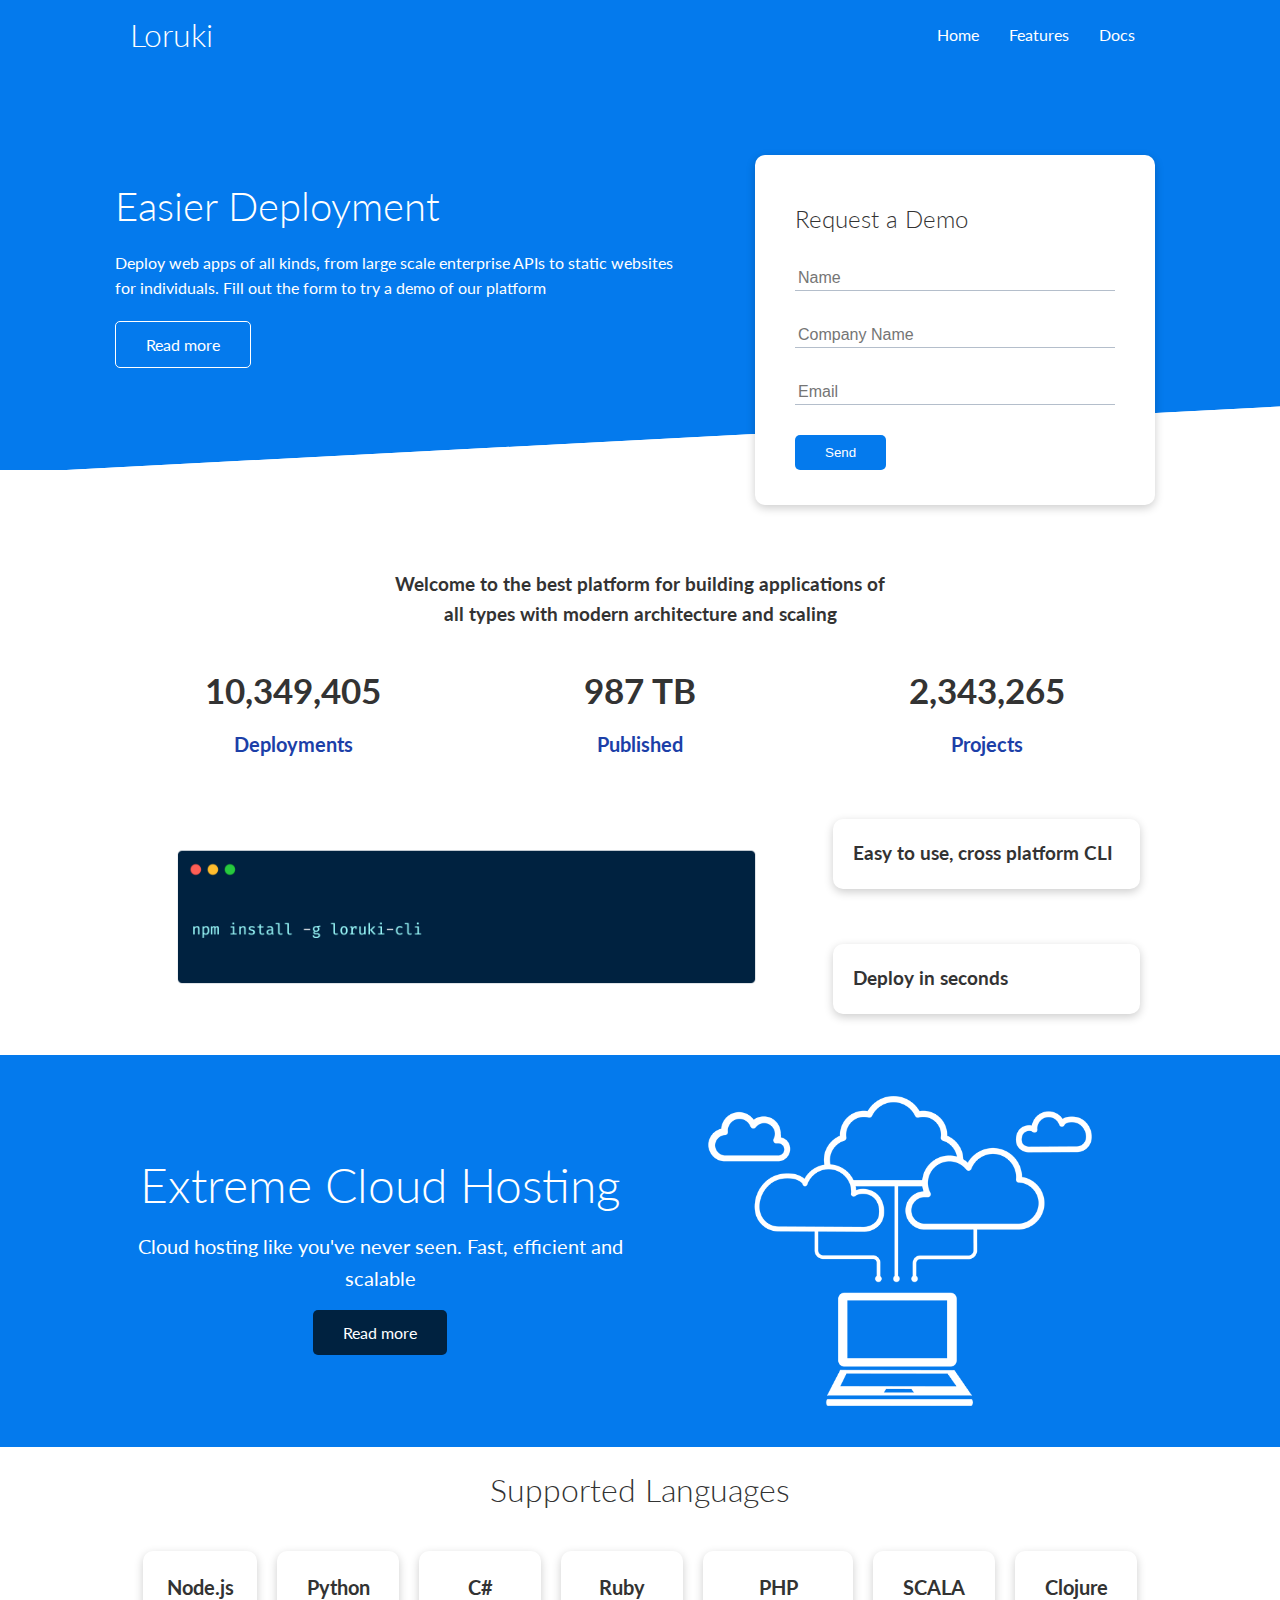
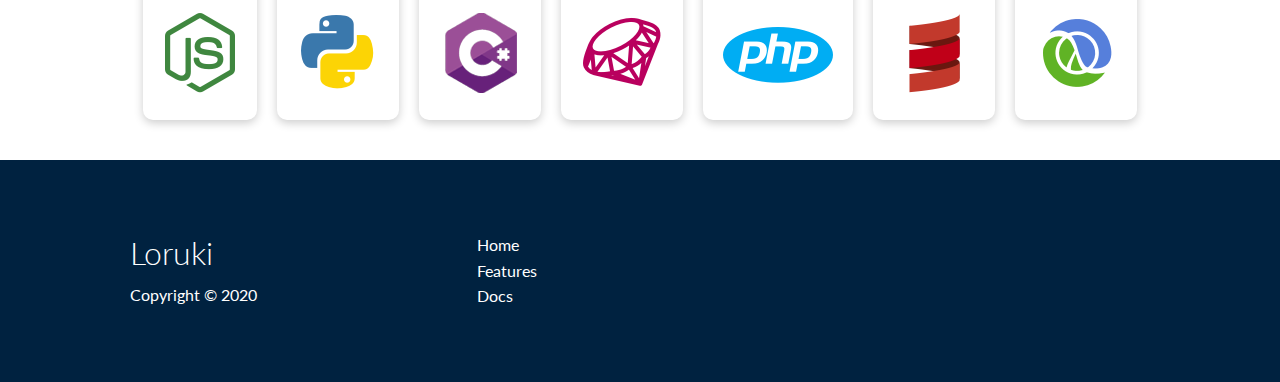
<file: index.html>
<!DOCTYPE html>
<html lang="en">
<head>
    <meta charset="UTF-8">
    <meta name="viewport" content="width=device-width, initial-scale=1.0">
    <link rel="stylesheet" href="https://cdnjs.cloudflare.com/ajax/libs/font-awesome/6.4.2/css/all.min.css" integrity="sha512-z3gLpd7yknf1YoNbCzqRKc4qyor8gaKU1qmn+CShxbuBusANI9QpRohGBreCFkKxLhei6S9CQXFEbbKuqLg0DA==" crossorigin="anonymous" referrerpolicy="no-referrer" />
    <link rel="stylesheet" href="css/utilities.css">
    <link rel="stylesheet" href="css/style.css">
    <title>Loruki | Cloud Hosting for Everyone</title>
</head>
<body>
    <!-- Navbar -->
    <div class="navbar">
        <div class="container flex">
            <h1 class="logo">Loruki</h1>
            <nav>
                <ul>
                    <li><a href="index.html">Home</a></li>
                    <li><a href="features.html">Features</a></li>
                    <li><a href="docs.html">Docs</a></li>
                </ul>
            </nav>
            
        </div>
    </div>
    <!-- Showcase -->
    <section class="showcase">
        <div class="container grid">
            <div class="showcase-text">
                <h1>Easier Deployment</h1>
                <p>Deploy web apps of all kinds, from large scale enterprise APIs to static websites for individuals. Fill out the form to try a demo of our platform</p>
            <a href="features.html" class="btn btn-outline">Read more</a>
            </div>
            <div class="showcase-form card">
                <h2>Request a Demo</h2>
                <form>
                    <div class="form-control">
                        <input type="text" name="name" placeholder="Name" required>
                    </div>
                    <div class="form-control">
                        <input type="text" name="company_name" placeholder="Company Name" required>
                    </div>
                    <div class="form-control">
                        <input type="email" name="email" placeholder="Email" required>
                    </div>
                    <input type="submit" value="Send" class="btn btn-primary">
                </form>
            </div>

        </div>
    </section>
    <!-- Stats -->
    <section class="stats">
        <div class="container">
            <h3 class="stats-heading text-center my-1">
                Welcome to the best platform for building applications of all types with modern architecture and scaling
            </h3>
            <div class="grid grid-3 text-center my-3">
                <div>
                    <i class="fas fa-server fa-3x"></i>
                    <h3>10,349,405</h3>
                    <p class="text-secondary">Deployments</p>
                </div>
                <div>
                    <i class="fas fa-upload fa-3x"></i>
                    <h3>987 TB</h3>
                    <p class="text-secondary">Published</p>
                </div>
                <div>
                    <i class="fas fa-project-diagram fa-3x"></i>
                    <h3>2,343,265</h3>
                    <p class="text-secondary">Projects</p>
                </div>
            </div>
        </div>

    </section>
    <!-- Cli -->
    <section class="cli">
        <div class="container grid">
            <img src="images/cli.png" alt="cli">
            <div class="card">
                <h3>Easy to use, cross platform CLI</h3>
            </div>
            <div class="card">
                <h3>Deploy in seconds</h3>
            </div>
        </div>
    </section>
    <!-- cloud -->
    <section class="cloud bg-primary my-2 py-2">
        <div class="container grid">
            <div class="text-center">
                <h2 class="lg">Extreme Cloud Hosting</h2>
                <p class="lead my-1">Cloud hosting like you've never seen. Fast, efficient and scalable</p>
                <a href="features.html" class="btn btn-dark">Read more</a>
            </div>
            <img src="images/cloud.png" alt="cloud">
        </div>
    </section>
    <!-- Languages -->
    <section class="languages">
        <h2 class="md text-center my-2">Supported Languages</h2>
        <div class="container flex">
            <div class="card">
            <h4>Node.js</h4>
            <img src="images/logos/node.png" alt="node_logo">
            </div>
            <div class="card">
            <h4>Python</h4>
            <img src="images/logos/python.png" alt="python_logo">
            </div>
            <div class="card">
            <h4>C#</h4>
            <img src="images/logos/csharp.png" alt="csharp_logo">
            </div>
            <div class="card">
            <h4>Ruby</h4>
            <img src="images/logos/ruby.png" alt="ruby_logo">
            </div>
            <div class="card">
            <h4>PHP</h4>
            <img src="images/logos/php.png" alt="php_logo">
            </div>
            <div class="card">
            <h4>SCALA</h4>
            <img src="images/logos/scala.png" alt="scala_logo">
            </div>
            <div class="card">
                <h4>Clojure</h4>
                <img src="images/logos/clojure.png" alt="clojure_logo">
                </div>
        </div>
    </section>
    <!-- footer -->
    <footer class="footer bg-dark py-5">
        <div class="container grid grid-3">
            <div>
                <h1>Loruki</h1>
                <p>Copyright &copy; 2020</p>
            </div>
            <nav>
                <ul>
                    <li><a href="index.html">Home</a></li>
                    <li><a href="features.html">Features</a></li>
                    <li><a href="docs.html">Docs</a></li>
                </ul>
            </nav>
            <div class="social">
                <a href="#"><i class="fab fa-github fa-2x"></i></a>
                <a href="#"><i class="fab fa-facebook fa-2x"></i></a>
                <a href="#"><i class="fab fa-instagram fa-2x"></i></a>
                <a href="#"><i class="fab fa-twitter fa-2x"></i></a>
            </div>
        </div>
    </footer>
</body>
</html>
</file>
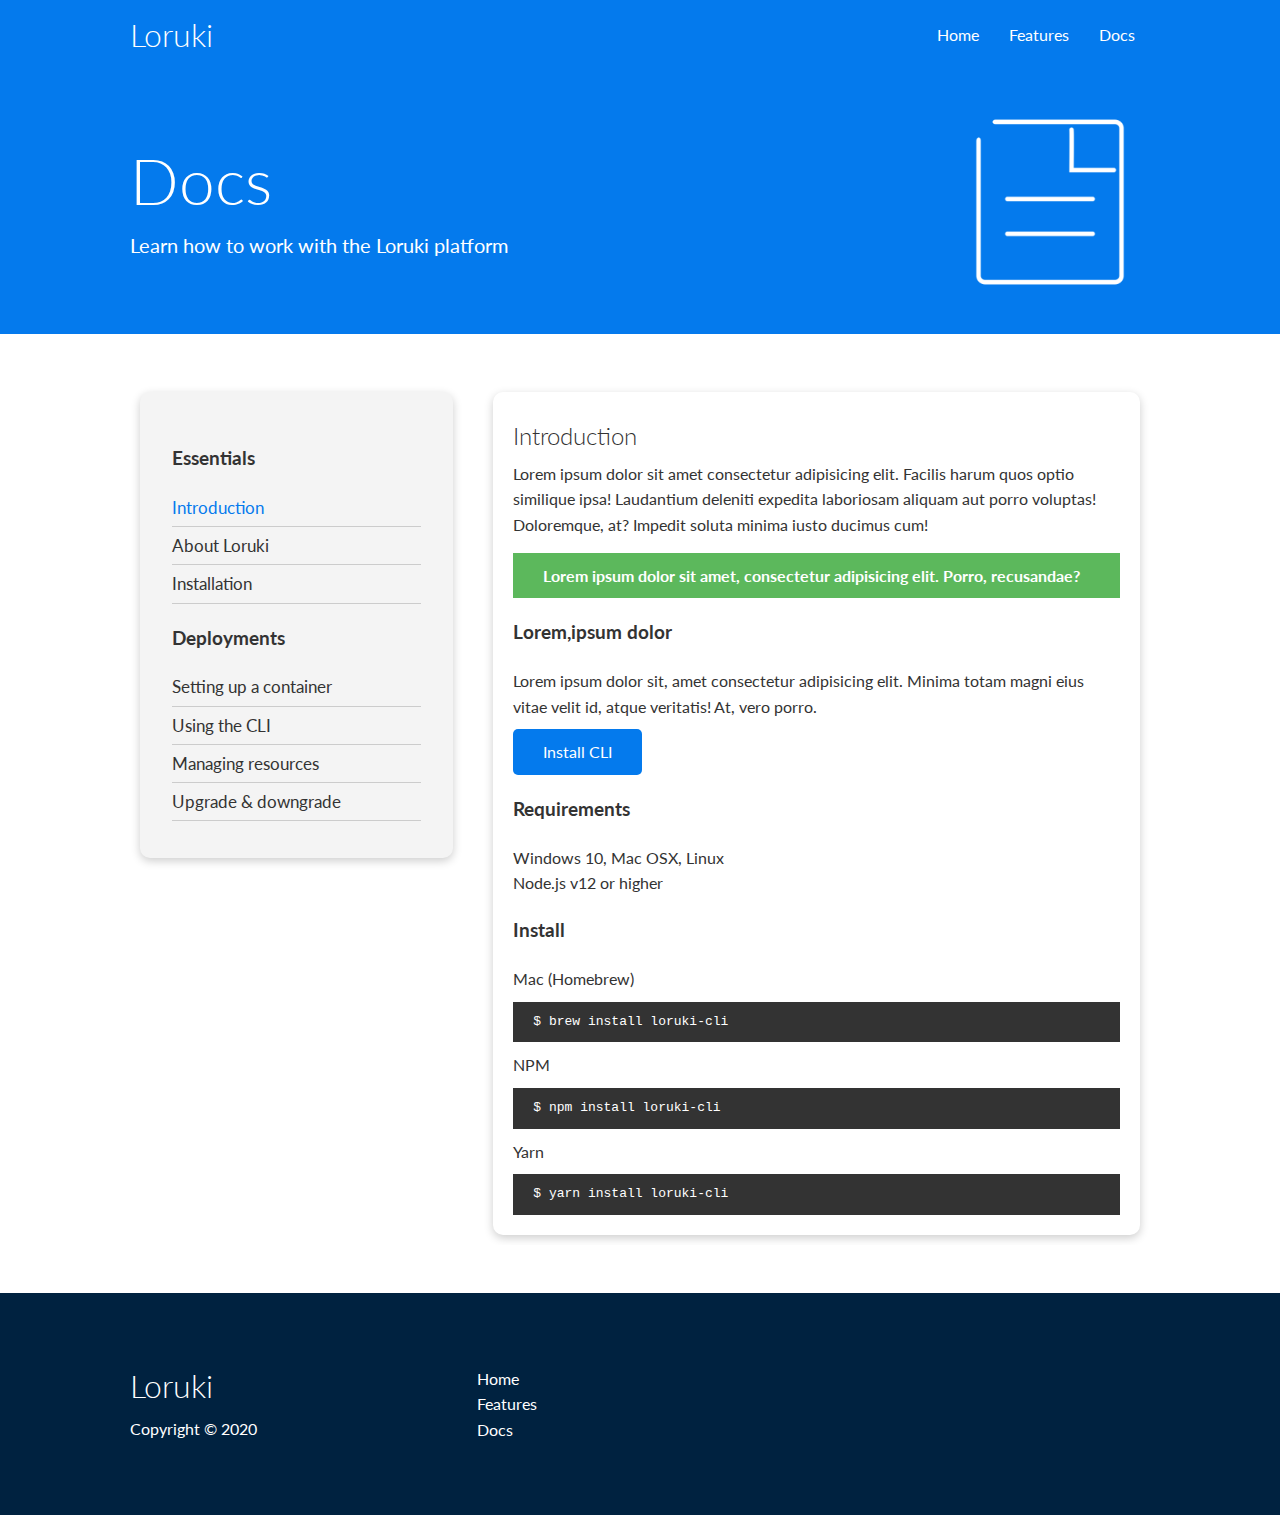
<file: docs.html>
<!DOCTYPE html>
<html lang="en">
<head>
    <meta charset="UTF-8">
    <meta name="viewport" content="width=device-width, initial-scale=1.0">
    <link rel="stylesheet" href="https://cdnjs.cloudflare.com/ajax/libs/font-awesome/6.4.2/css/all.min.css" integrity="sha512-z3gLpd7yknf1YoNbCzqRKc4qyor8gaKU1qmn+CShxbuBusANI9QpRohGBreCFkKxLhei6S9CQXFEbbKuqLg0DA==" crossorigin="anonymous" referrerpolicy="no-referrer" />
    <link rel="stylesheet" href="css/utilities.css">
    <link rel="stylesheet" href="css/style.css">
    <title>Loruki | Cloud Hosting for Everyone</title>
</head>
<body>
    <!-- Navbar -->
    <div class="navbar">
        <div class="container flex">
            <h1 class="logo">Loruki</h1>
            <nav>
                <ul>
                    <li><a href="index.html">Home</a></li>
                    <li><a href="features.html">Features</a></li>
                    <li><a href="docs.html">Docs</a></li>
                </ul>
            </nav>
            
        </div>
    </div>
   <!-- heading -->
   <section class="docs-head bg-primary py-3">
    <div class="container grid">
        <div>
            <h1 class="xl">Docs</h1>
            <p class="lead">Learn how to work with the Loruki platform</p>
        </div>
        <img src="images/docs.png" alt="docs">
    </div>
   </section>
   <!-- docs main -->
   <section class="docs-main my-4">
    <div class="container grid">
        <div class="card bg-light p-3">
            <h3 class="my-2">Essentials</h3>
            <nav>
                <ul>
                    <li><a href="#" class="text-primary">Introduction</a></li>
                    <li><a href="#">About Loruki</a></li>
                    <li><a href="#">Installation</a></li>
                </ul>
            </nav>
            <h3 class="my-2">Deployments</h3>
            <nav>
                <ul>
                    <li><a href="#">Setting up a container</a></li>
                    <li><a href="#">Using the CLI</a></li>
                    <li><a href="#">Managing resources</a></li>
                    <li><a href="#">Upgrade & downgrade</a></li>
                </ul>
            </nav>
        </div>
        <div class="card">
            <h2>Introduction</h2>
            <p>Lorem ipsum dolor sit amet consectetur adipisicing elit. Facilis harum quos optio similique ipsa! Laudantium deleniti expedita laboriosam aliquam aut porro voluptas! Doloremque, at? Impedit soluta minima iusto ducimus cum!</p>
            <div class="alert alert-success">
                <i class="fas fa-info"></i>Lorem ipsum dolor sit amet, consectetur adipisicing elit. Porro, recusandae?
            </div>
            <h3>Lorem,ipsum dolor</h3>
            <p>Lorem ipsum dolor sit, amet consectetur adipisicing elit. Minima totam magni eius vitae velit id, atque veritatis! At, vero porro.</p>
            <a href="#" class="btn btn-primary">Install CLI</a>
            <h3>Requirements</h3>
            <ul>
                <li>Windows 10, Mac OSX, Linux</li>
                <li>Node.js v12 or higher</li>
            </ul>
            <h3>Install</h3>
            <p>Mac (Homebrew)</p>
            <pre><code>$ brew install loruki-cli</code></pre>
            <p>NPM</p>
            <pre><code>$ npm install loruki-cli</code></pre>
            <p>Yarn</p>
            <pre><code>$ yarn install loruki-cli</code></pre>
        </div>
    </div>
   </section>
    <!-- footer -->
    <footer class="footer bg-dark py-5">
        <div class="container grid grid-3">
            <div>
                <h1>Loruki</h1>
                <p>Copyright &copy; 2020</p>
            </div>
            <nav>
                <ul>
                    <li><a href="index.html">Home</a></li>
                    <li><a href="features.html">Features</a></li>
                    <li><a href="docs.html">Docs</a></li>
                </ul>
            </nav>
            <div class="social">
                <a href="#"><i class="fab fa-github fa-2x"></i></a>
                <a href="#"><i class="fab fa-facebook fa-2x"></i></a>
                <a href="#"><i class="fab fa-instagram fa-2x"></i></a>
                <a href="#"><i class="fab fa-twitter fa-2x"></i></a>
            </div>
        </div>
    </footer>
</body>
</html>
</file>
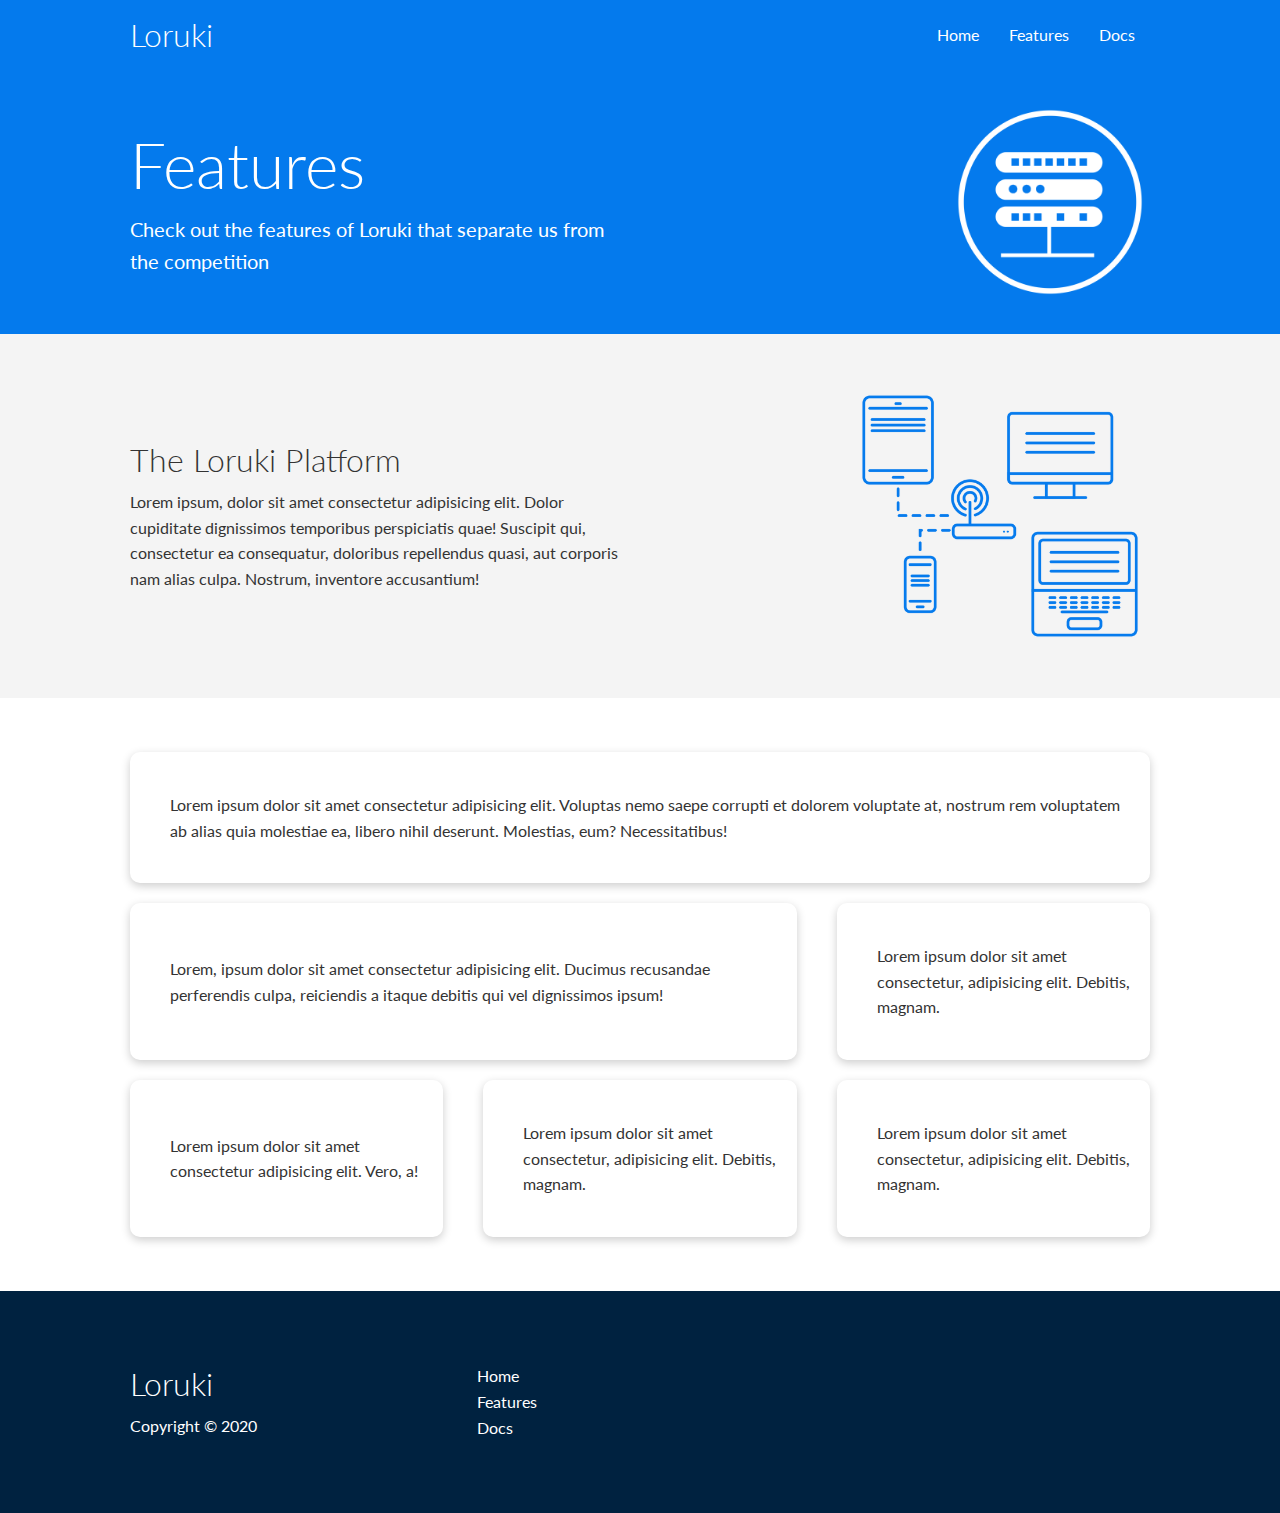
<file: features.html>
<!DOCTYPE html>
<html lang="en">
<head>
    <meta charset="UTF-8">
    <meta name="viewport" content="width=device-width, initial-scale=1.0">
    <link rel="stylesheet" href="https://cdnjs.cloudflare.com/ajax/libs/font-awesome/6.4.2/css/all.min.css" integrity="sha512-z3gLpd7yknf1YoNbCzqRKc4qyor8gaKU1qmn+CShxbuBusANI9QpRohGBreCFkKxLhei6S9CQXFEbbKuqLg0DA==" crossorigin="anonymous" referrerpolicy="no-referrer" />
    <link rel="stylesheet" href="css/utilities.css">
    <link rel="stylesheet" href="css/style.css">
    <title>Loruki | Cloud Hosting for Everyone</title>
</head>
<body>
    <!-- Navbar -->
    <div class="navbar">
        <div class="container flex">
            <h1 class="logo">Loruki</h1>
            <nav>
                <ul>
                    <li><a href="index.html">Home</a></li>
                    <li><a href="features.html">Features</a></li>
                    <li><a href="docs.html">Docs</a></li>
                </ul>
            </nav>
            
        </div>
    </div>
   <!-- heading -->
   <section class="features-head bg-primary py-3">
    <div class="container grid">
        <div>
            <h1 class="xl">Features</h1>
            <p class="lead">Check out the features of Loruki that separate us from the competition</p>
        </div>
        <img src="images/server.png" alt="server">
    </div>
   </section>
<!-- sub-heading -->
<section class="features-sub-head bg-light py-3">
    <div class="container grid">
        <div>
            <h1 class="md">The Loruki Platform</h1>
            <p>Lorem ipsum, dolor sit amet consectetur adipisicing elit. Dolor cupiditate dignissimos temporibus perspiciatis quae! Suscipit qui, consectetur ea consequatur, doloribus repellendus quasi, aut corporis nam alias culpa. Nostrum, inventore accusantium!</p>
        </div>
        <img src="images/server2.png" alt="server2">
    </div>
</section>
<!-- main -->
<section class="features-main my-2">
    <div class="container grid grid-3">
        <div class="card flex">
            <i class="fas fa-server fa-3x"></i>
            <p>Lorem ipsum dolor sit amet consectetur adipisicing elit. Voluptas nemo saepe corrupti et dolorem voluptate at, nostrum rem voluptatem ab alias quia molestiae ea, libero nihil deserunt. Molestias, eum? Necessitatibus!</p>
        </div>
        <div class="card flex">
            <i class="fas fa-network-wired fa-3x"></i>
            <p>Lorem, ipsum dolor sit amet consectetur adipisicing elit. Ducimus recusandae perferendis culpa, reiciendis a itaque debitis qui vel dignissimos ipsum!</p>
        </div>
        <div class="card flex">
            <i class="fas fa-laptop-code fa-3x"></i>
            <p>Lorem ipsum dolor sit amet consectetur, adipisicing elit. Debitis, magnam.</p>
        </div>
        <div class="card flex">
            <i class="fas fa-database fa-3x"></i>
            <p>Lorem ipsum dolor sit amet consectetur adipisicing elit. Vero, a!</p>
        </div>
        <div class="card flex">
            <i class="fas fa-power-off fa-3x"></i>
            <p>Lorem ipsum dolor sit amet consectetur, adipisicing elit. Debitis, magnam.</p>
        </div>
        <div class="card flex">
            <i class="fas fa-upload fa-3x"></i>
            <p>Lorem ipsum dolor sit amet consectetur, adipisicing elit. Debitis, magnam.</p>
        </div>
        
    </div>
</section>
    <!-- footer -->
    <footer class="footer bg-dark py-5">
        <div class="container grid grid-3">
            <div>
                <h1>Loruki</h1>
                <p>Copyright &copy; 2020</p>
            </div>
            <nav>
                <ul>
                    <li><a href="index.html">Home</a></li>
                    <li><a href="features.html">Features</a></li>
                    <li><a href="docs.html">Docs</a></li>
                </ul>
            </nav>
            <div class="social">
                <a href="#"><i class="fab fa-github fa-2x"></i></a>
                <a href="#"><i class="fab fa-facebook fa-2x"></i></a>
                <a href="#"><i class="fab fa-instagram fa-2x"></i></a>
                <a href="#"><i class="fab fa-twitter fa-2x"></i></a>
            </div>
        </div>
    </footer>
</body>
</html>
</file>
<file: css/utilities.css>
.container{
    max-width:1100px;
    margin:0 auto;
    overflow:auto;
    padding: 0 40px;
}
.card{
    background-color: #fff;
    color:#333;
    border-radius: 10px;
    box-shadow: 0 3px 10px rgba(0,0,0,0.2);
    padding: 20px;
    margin: 10px;
}
.flex{
    display: flex;
    justify-content:center;
    align-items: center;
    height:100%;
}
.grid{
    display: grid;
    grid-template-columns: repeat(2,1fr);
    gap: 20px;
    justify-content: center;
    align-items: center;
    height:100%;
}
.grid-3{
    grid-template-columns: repeat(3,1fr);
}
.text-center{
    text-align: center;
}

.text-primary{
    color:var(--primary-color);
}
/* Alerts */
.alert{
    background-color: var(--light-color);
    padding: 10px 20px;
    font-weight: bold;
    margin: 15px 0;
}
.alert i{
    margin-right: 10px;
}
.alert-success{
    background-color: var(--success-color);
    color:#fff;
}
.alert-error{
    background-color: var(--error-color);
    color:#fff;
}
code, pre{
background:#333;
color:#fff;
padding:10px;
}
.btn{
    display: inline-block;
    padding:10px 30px;
    cursor:pointer;
    background:var(--primary-color);
    color:#fff;
    border:none;
    border-radius: 5px;
}
.btn-outline{

    background-color: transparent;
    border:1px solid #fff;
}
.btn:hover{
    transform: scale(.98);
}
.bg-primary, .btn-primary{
    background-color: var(--primary-color);
    color:#fff;
}
.bg-secondary, .btn-secondary{
    background-color: var(--secondary-color);
    color:#fff;
}
.bg-light, .btn-light{
    background-color: var(--light-color);
    color:#333;
}
.btn-dark, .bg-dark{
    background-color: var(--dark-color);
    color:#fff;
}
.bg-primary a,
.btn-primary a,
.bg-secondary a,
.btn-secondary a,
.btn-dark a,
.bg-dark a{
    color:#fff;
}
/* Text-sizes */
.lead{
    font-size:20px;
}
.xl{
    font-size: 4rem;
}
.lg{
    font-size:3rem;
}
.md{
    font-size:2rem;
}
.sm{
font-size:1rem;
}
/* Margins */
.my-1{
margin:1rem 0;
}
.my-2{
    margin:1.5rem 0;
}
.my-3{
    margin:2rem 0;
}
.my-4{
    margin:3rem 0;
}
.my-5{
    margin:4rem 0;
}
.m-1{
    margin:1rem;
    }
    .m-2{
        margin:1.5rem;
    }
    .m-3{
        margin:2rem;
    }
    .m-4{
        margin:3rem;
    }
    .m-5{
        margin:4rem;
    }

    /* Paddings */
    .py-1{
    padding:1rem 0;
    }
    .py-2{
        padding:1.5rem 0;
    }
    .py-3{
        padding:2rem 0;
    }
    .py-4{
        padding:3rem 0;
    }
    .py-5{
        padding:4rem 0;
    }
    .p-1{
        padding:1rem;
        }
        .p-2{
            padding:1.5rem;
        }
        .p-3{
            padding:2rem;
        }
        .p-4{
            padding:3rem;
        }
        .p-5{
            padding:4rem;
        }
</file>
<file: css/style.css>
@import url('https://fonts.googleapis.com/css2?family=Lato:wght@300&display=swap');
:root{
    --primary-color: #047aed;
    --secondary-color:#1c3fa8;
    --dark-color: #002240;
    --light-color: #f4f4f4;
    --success-color: #5cb85c;
    --error-color: #d9534f;
}
*{
    box-sizing: border-box;
    margin: 0;
    padding: 0;
}

body{
font-family: 'Lato',sans-serif;
color:#333;
line-height: 1.6;
}
ul{
    list-style: none;
}
a{
    text-decoration: none;
    color:#333;
}
h1,h2{
    font-weight: 300;
    line-height: 1.2;
    margin: 10px 0;
}
p{
    margin: 10px 0;
}
img{
    width: 100%;
}
/* NavBar */
.navbar{
    background-color: var(--primary-color);
    color:#fff;
    height:70px;
}
.navbar .flex{
    justify-content: space-between;
}
.navbar ul{
    display: flex;
}
.navbar a{
    color:#fff;
    padding: 10px;
    margin:0 5px;
}
.navbar a:hover{
    border-bottom: 2px #fff solid;
}
/* Showcase */
    .showcase{
    background-color: var(--primary-color);
    color:#fff;
    height:400px;
    position: relative;
}
.showcase h1{
    font-size: 40px;

}
.showcase p{
    margin:20px 0;
}
.showcase .grid{
    overflow: visible;
    grid-template-columns: 55% 45%;
    gap:30px;
}
.showcase-text{
    animation: slideInFromLeft 1s ease-in;
}
.showcase-form{
    position: relative;
    top:60px;
    height:350px;
    width:400px;
    padding:40px;
    z-index:100;
    justify-self: flex-end;
    animation: slideInFromRight 1s ease-in;

}
.showcase-form .form-control{
    margin: 30px 0;
}
.showcase-form input[type='text'],
.showcase-form input[type='email']{
    border:0;
    border-bottom:1px solid #b4becb;
    width:100%;
    padding:3px;
    font-size: 16px;

}
.showcase-form input:focus{
    outline:0;
}
.showcase::before,.showcase::after{
    content:'';
    position: absolute;
    height:100px;
    bottom:-70px;
    right:0;
    left:0;
    background-color: #fff;
    transform: skewY(-3deg);
    -webkit-transform: skewY(-3deg);/* chrome and safari */
    -moz-transform: skewY(-3deg);/* mozilla */
    -ms-transform: skewY(-3deg);/* IE */
}

/* Stats */
.stats{
    padding-top:100px;
    animation: slideInFromBottom 1s ease-in;

}
.stats-heading{
    max-width: 500px;
    margin:auto;
}
.stats .grid h3{
    font-size: 35px;
    
}
.stats .grid p{
    font-size:20px;
    font-weight: bold;
}
.text-secondary{
    color: var(--secondary-color);
}
/* cli */
.cli .grid{
    grid-template-columns: repeat(3,1fr);
    grid-template-rows: repeat(2,1fr);
}
.cli .grid > *:first-child{
    grid-column: 1 / span 2;
    grid-row: 1/ span 2;
}
/* cloud */
.cloud .grid{
    grid-template-columns: repeat(2,1fr);
}
/* languages */
.languages .flex{
    flex-wrap: wrap;
}
.languages .card{
    text-align: center;
    margin:18px 10px 40px;
    transition: transform 0.2s ease-in;
}
.languages .card h4{
    font-size: 20px;
    margin-bottom:10px;
}
.languages .card:hover{
    transform: translateY(-15px);
}
/* features */
.features-head img, .docs-head img{
    width:200px;
    justify-self: flex-end;
}
.features-sub-head img{
    width:300px;
    justify-self: flex-end;
}
.features-main .card > i{
    margin-right:20px;
}
.features-main .grid{
    padding:30px;
}
.features-main .grid >*:first-child{
    grid-column: 1/ span 3;
}
.features-main .grid >*:nth-child(2){
    grid-column: 1/ span 2;
}
/* docs */
.docs-main h3{
    margin:20px 0;
}
.docs-main .grid{
    grid-template-columns: 1fr 2fr;
    align-items: flex-start;
}
.docs-main nav li{
    font-size:17px;
    padding-bottom:5px;
    margin-bottom: 5px;
    border-bottom:1px #ccc solid;
}
.docs-main a:hover{
    font-weight:bold;
}
/* footer */
.footer .social a{
    margin:0 10px;
}

/* Animations */
@keyframes slideInFromLeft {
    0%{
        transform: translateX(-100%);
    }
    100%{
        transform:translateX(0%);
    }
}
@keyframes slideInFromRight {
    0%{
        transform: translateX(100%);
    }
    100%{
        transform:translateX(0%);
    }
}
@keyframes slideInFromTop {
    0%{
        transform: translateY(-100%);
    }
    100%{
        transform:translateY(0%);
    }
}
@keyframes slideInFromBottom{
    0%{
        transform: translateY(100%);
    }
    100%{
        transform:translateY(0%);
    }
}
/* Tablets and under */
@media(max-width:768px){
.grid,
.showcase .grid,
.stats .grid,
.cli .grid,
.cloud .grid,
.features-main .grid,
.docs-main .grid{
    grid-template-columns: 1fr;
    grid-template-rows: 1fr;
}
.showcase{
    height: auto;
}
.showcase-text{
    text-align: center;
    margin-top:40px;
}
.showcase-form{
    justify-self: center;
    margin:auto;
}
.cli .grid > *:first-child{
    grid-column: 1;
    grid-row: 1;
}
.features-head,.features-sub-head,.docs-head{
    text-align: center;
}
.features-head img,.features-sub-head img,.docs-head img{
    justify-self: center;
}
.features-main .grid > *:first-child,
.features-main .grid > *:nth-child(2){
    grid-column: 1;
}
}
/* mobiles */
@media(max-width:500px){
    .navbar{
        height:110px;
    }
    .navbar .flex{
        flex-direction: column;
    }
    .navbar ul{
        padding:10px;
        background-color: rgba(0,0,0,0.1);
    }
}
</file>
